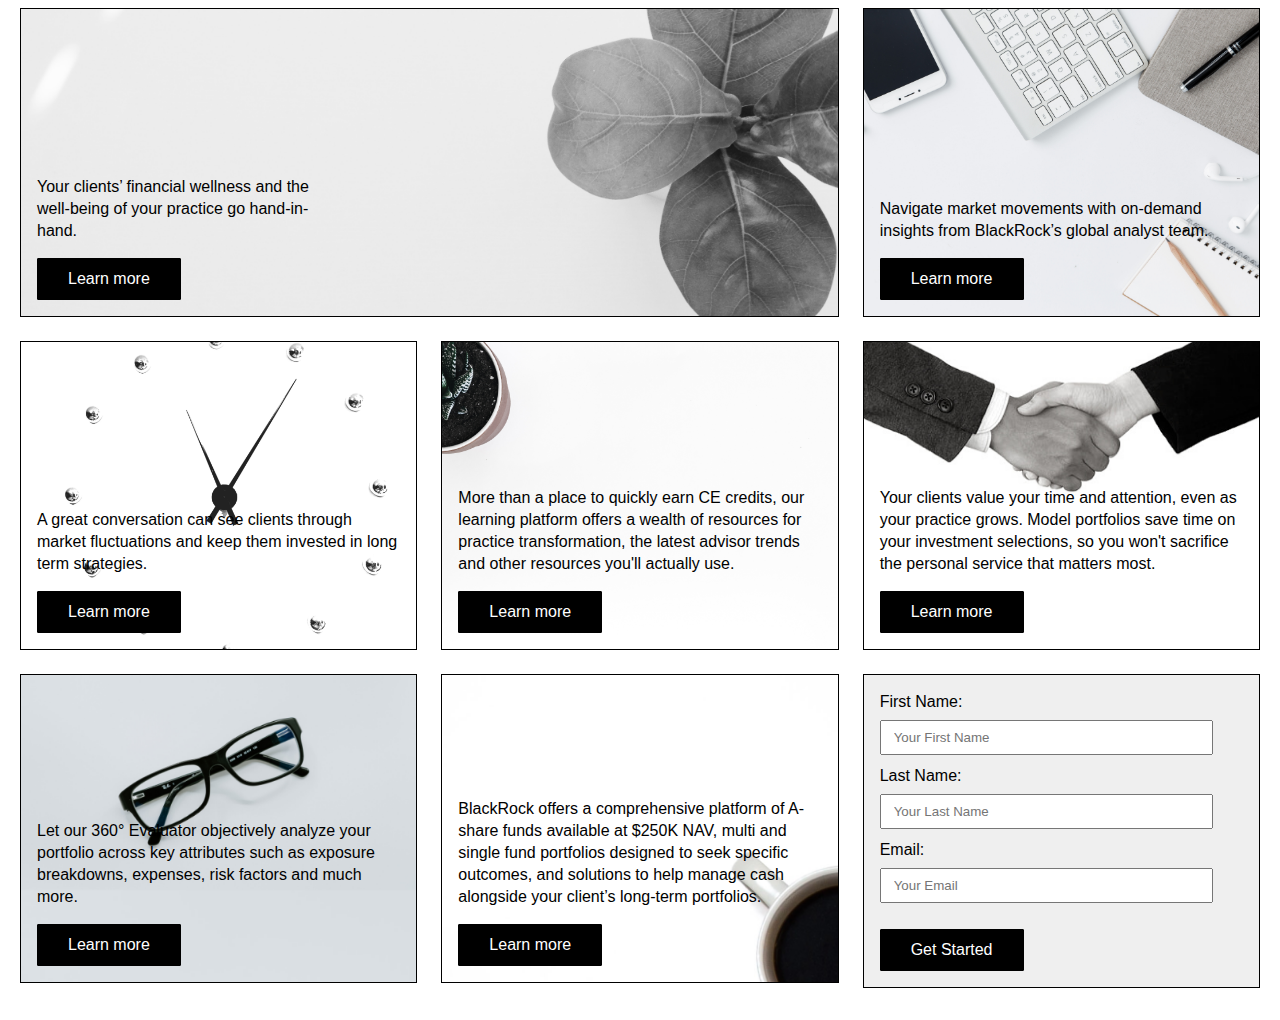
<file: index.html>
<!DOCTYPE html>
<html lang="en" dir="ltr">
  <head>
    <meta charset="utf-8" />
    <script defer type="text/javascript" src="./index.js"></script>
    <link rel="stylesheet" type="text/css" href="./index.css" />
  </head>
  <body>
    <div class="main-container">
      <main>
        <div class="item plant">
          <div class="bottom-content font ">
            <p class="content align">
              Your clients’ financial wellness and the well-being of your
              practice go hand-in- hand.
            </p>
            <a
              href="https://www.blackrock.com/us/financial-professionals"
              class="button"
              target="_blank"
              >Learn more</a
            >
          </div>
        </div>
        <div class="container">
          <div class="item clock">
            <div class="bottom-content font">
              <p class="content">
                A great conversation can see clients through market fluctuations
                and keep them invested in long term strategies.
              </p>
              <a
                href="https://www.blackrock.com/us/financial-professionals"
                class="button"
                target="_blank"
                >Learn more</a
              >
            </div>
          </div>
          <div class="item flower-pot">
            <div class="bottom-content font">
              <p class="content">
                More than a place to quickly earn CE credits, our learning
                platform offers a wealth of resources for practice
                transformation, the latest advisor trends and other resources
                you'll actually use.
              </p>
              <a
                href="https://www.blackrock.com/us/financial-professionals"
                class="button"
                target="_blank"
                >Learn more</a
              >
            </div>
          </div>
        </div>
        <div class="container">
          <div class="item glasses">
            <div class="bottom-content font">
              <p class="content">
                Let our 360° Evaluator objectively analyze your portfolio across
                key attributes such as exposure breakdowns, expenses, risk
                factors and much more.
              </p>
              <a
                href="https://www.blackrock.com/us/financial-professionals"
                class="button"
                target="_blank"
                >Learn more</a
              >
            </div>
          </div>
          <div class="item coffee">
            <div class="bottom-content font">
              <p class="content">
                BlackRock offers a comprehensive platform of A-share funds
                available at $250K NAV, multi and single fund portfolios
                designed to seek specific outcomes, and solutions to help manage
                cash alongside your client’s long-term portfolios.
              </p>
              <a
                href="https://www.blackrock.com/us/financial-professionals"
                class="button"
                target="_blank"
                >Learn more</a
              >
            </div>
          </div>
        </div>
      </main>
      <section>
        <div class="item work">
          <div class="bottom-content font">
            <p class="content">
              Navigate market movements with on-demand insights from BlackRock’s
              global analyst team.
            </p>
            <a
              href="https://www.blackrock.com/us/financial-professionals"
              class="button"
              target="_blank"
              >Learn more</a
            >
          </div>
        </div>
        <div class="item handshake">
          <div class="bottom-content font">
            <p class="content">
              Your clients value your time and attention, even as your practice
              grows. Model portfolios save time on your investment selections,
              so you won't sacrifice the personal service that matters most.
            </p>
            <a
              href="https://www.blackrock.com/us/financial-professionals"
              class="button"
              target="_blank"
              >Learn more</a
            >
          </div>
        </div>
        <div class="item form">
          <form class="form-position">
            <label class="font label">
              First Name:
              <input placeholder="Your First Name" name="first" type="text" />
            </label>
            <label class="font label">
              Last Name:
              <input placeholder="Your Last Name" name="last" type="text" />
            </label>
            <label class="font label">
              Email:
              <input name="email" placeholder="Your Email" type="text" />
            </label>
            <input value="Get Started" class="button formbtn" type="submit" />
          </form>
        </div>
      </section>
    </div>
  </body>
</html>
</file>
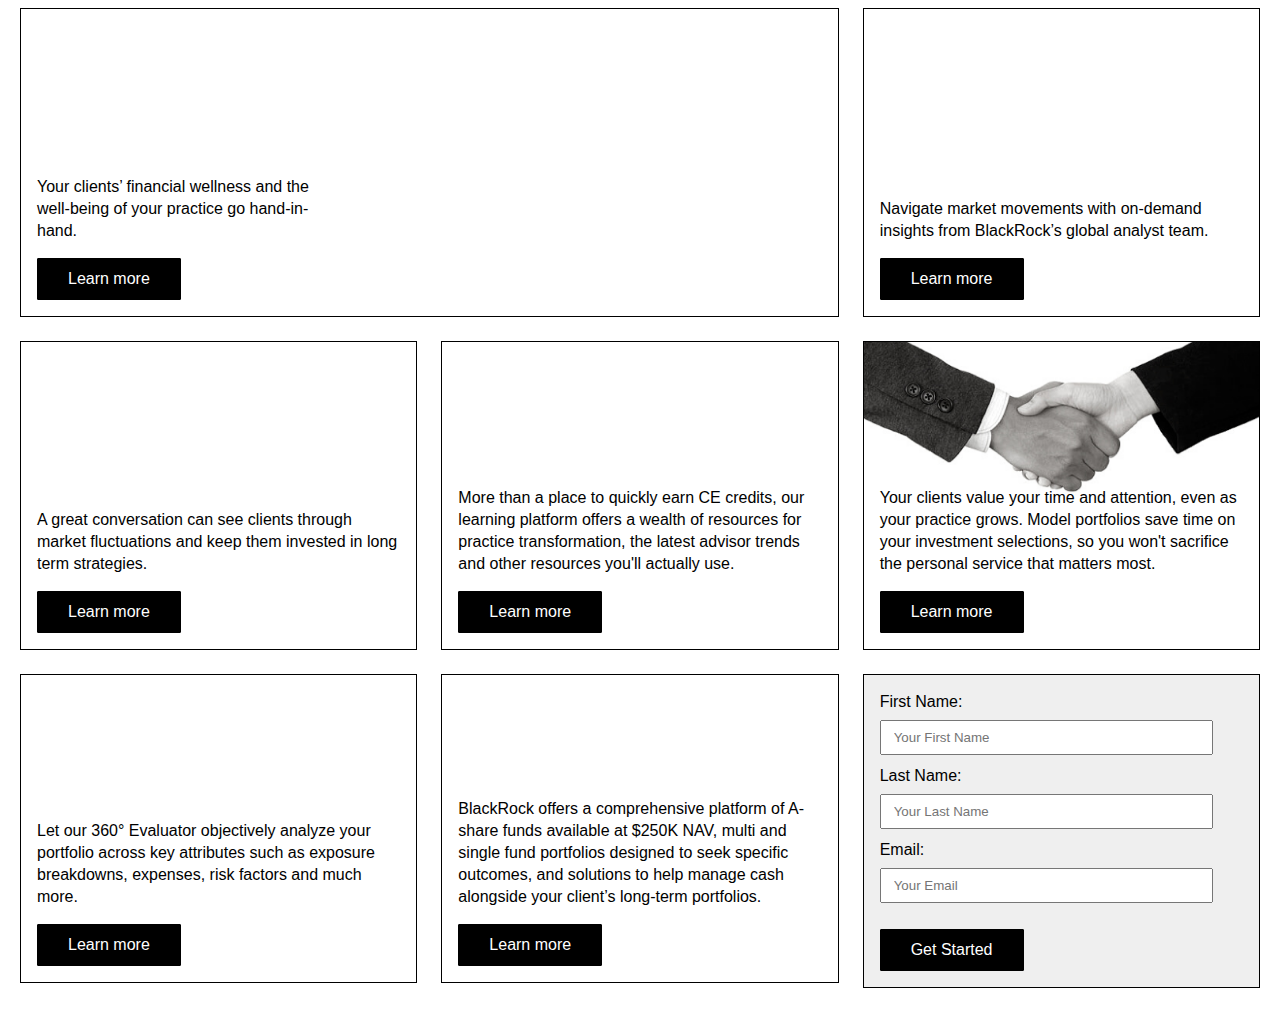
<file: index_br.html>
<!DOCTYPE html>
<html lang="en" dir="ltr">
  <head>
    <meta charset="utf-8" />
    <script defer type="text/javascript" src="./index.js"></script>
    <link rel="stylesheet" type="text/css" href="./index.css" />
  </head>
  <body>
    <div class="main-container">
      <main>
        <div class="item first-block">
          <div class="bottom-content font ">
            <p class="content align">
              Your clients’ financial wellness and the well-being of your
              practice go hand-in- hand.
            </p>
            <a href="yourUrl.html" class="button" target="_blank">Learn more</a>
          </div>
        </div>
        <div class="container">
          <div class="item first">
            <div class="bottom-content font">
              <p class="content">
                A great conversation can see clients through market fluctuations
                and keep them invested in long term strategies.
              </p>
              <a href="yourUrl.html" class="button" target="_blank"
                >Learn more</a
              >
            </div>
          </div>
          <div class="item desktop">
            <div class="bottom-content font">
              <p class="content">
                More than a place to quickly earn CE credits, our learning
                platform offers a wealth of resources for practice
                transformation, the latest advisor trends and other resources
                you'll actually use.
              </p>
              <a href="yourUrl.html" class="button" target="_blank"
                >Learn more</a
              >
            </div>
          </div>
        </div>
        <div class="container">
          <div class="item iphone">
            <div class="bottom-content font">
              <p class="content">
                Let our 360° Evaluator objectively analyze your portfolio across
                key attributes such as exposure breakdowns, expenses, risk
                factors and much more.
              </p>
              <a href="yourUrl.html" class="button" target="_blank"
                >Learn more</a
              >
            </div>
          </div>
          <div class="item insights">
            <div class="bottom-content font">
              <p class="content">
                BlackRock offers a comprehensive platform of A-share funds available at
                $250K NAV, multi and single fund portfolios designed to seek
                specific outcomes, and solutions to help manage cash alongside
                your client’s long-term portfolios.
              </p>
              <a href="yourUrl.html" class="button" target="_blank"
                >Learn more</a
              >
            </div>
          </div>
        </div>
      </main>
      <section>
        <div class="item background">
          <div class="bottom-content font">
            <p class="content">
              Navigate market movements with on-demand insights from BlackRock’s global
              analyst team.
            </p>
            <a href="yourUrl.html" class="button" target="_blank">Learn more</a>
          </div>
        </div>
        <div class="item handshake">
          <div class="bottom-content font">
            <p class="content">
              Your clients value your time and attention, even as your practice
              grows. Model portfolios save time on your investment selections,
              so you won't sacrifice the personal service that matters most.
            </p>
            <a href="yourUrl.html" class="button" target="_blank">Learn more</a>
          </div>
        </div>
        <div class="item form">
          <form class="form-position">
            <label class="font label">
              First Name:
              <input placeholder="Your First Name" name="first" type="text" />
            </label>
            <label class="font label">
              Last Name:
              <input placeholder="Your Last Name" name="last" type="text" />
            </label>
            <label class="font label">
              Email:
              <input name="email" placeholder="Your Email" type="text" />
            </label>
            <input value="Get Started" class="button formbtn" type="submit" />
          </form>
        </div>
      </section>
    </div>
  </body>
</html>
</file>
<file: index.css>
.main-container {
  display: flex;
}

main {
  flex: 2;
}

section {
  flex: 1;
}

.container {
  display: flex;
  flex-direction: row;
  flex-wrap: wrap;
  justify-content: space-around;
}

.item {
  background: white;
  border: black solid 1px;
  padding: 1rem;
  flex: 1;
  margin: 0 0.75rem 1.5rem;
  align-items: baseline;
  min-height: 275px;
  display: flex;
  flex-direction: column;
  align-items: center;
  background-position: center;
  background-repeat: no-repeat;
  background-size: cover;
}

.font {
  font: 16px/22px "FortExtraBold", Arial, sans-serif;
}

.container:first-child {
  margin: 1;
}

.plant {
  background-image: url("./pictures/plant.jpg");
}

.clock {
  background-image: url("pictures/clock.jpg");
}

.flower-pot {
  background-image: url("pictures/flower-pot.jpg");
}

.glasses {
  background-image: url("pictures/glasses.png");
}

.coffee {
  background-image: url("pictures/coffee.jpg");
  background-size: 300%;
}

.work {
  background-image: url("pictures/work.jpg");
}

.handshake {
  background-image: url("./pictures/handshake_br.png");
}

.bottom-content {
  margin-top: auto;
}

.align {
  margin-right: 30em;
}

.button {
  display: inline-block;
  padding: 9px 30px 9px 30px;
  background: black;
  text-decoration: none;
  color: white;
  border-radius: 1px;
  border: 1px solid black;
  cursor: pointer;
  transition: 0.3s;
}
.button:hover {
  opacity: 0.8;
}

.form {
  background: #efefef;
}

.form-position {
  margin-right: 10rem;
}

label {
  margin-bottom: 10px;
  display: block;
}

input[type="text"],
select {
  width: 150%;
  padding: 8px 12px;
  margin-top: 7px;
}

.formbtn {
  margin-top: 1rem;
  font-size: 16px;
  height: 42px;
}
</file>
